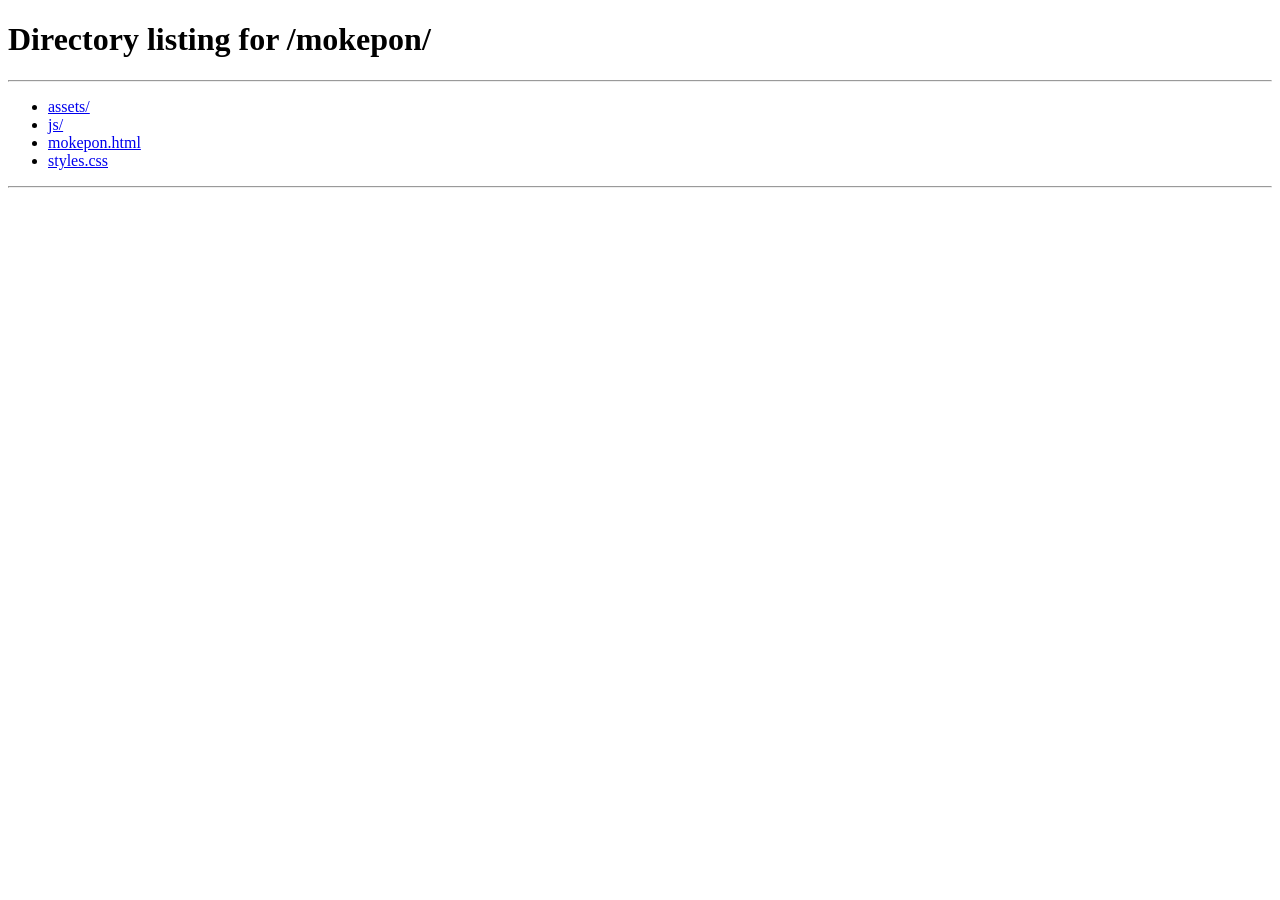
<file: index.html>
<!DOCTYPE html>
<html lang="es">
  <head>
    <meta charset="UTF-8">
    <meta name="viewport" content="width=device-width, initial-scale=1">
    <meta http-equiv="refresh" content="0; url=./mokepon/">
    <title>Mokepon</title>
    <style>
      body {
        display: grid;
        place-items: center;
        min-height: 100vh;
        margin: 0;
        color: #f4f7ff;
        background: #041562;
        font-family: system-ui, sans-serif;
      }

      a {
        color: #9fc0ff;
      }
    </style>
  </head>
  <body>
    <p>Redirigiendo a <a href="./mokepon/">Mokepon</a>...</p>
  </body>
</html>
</file>
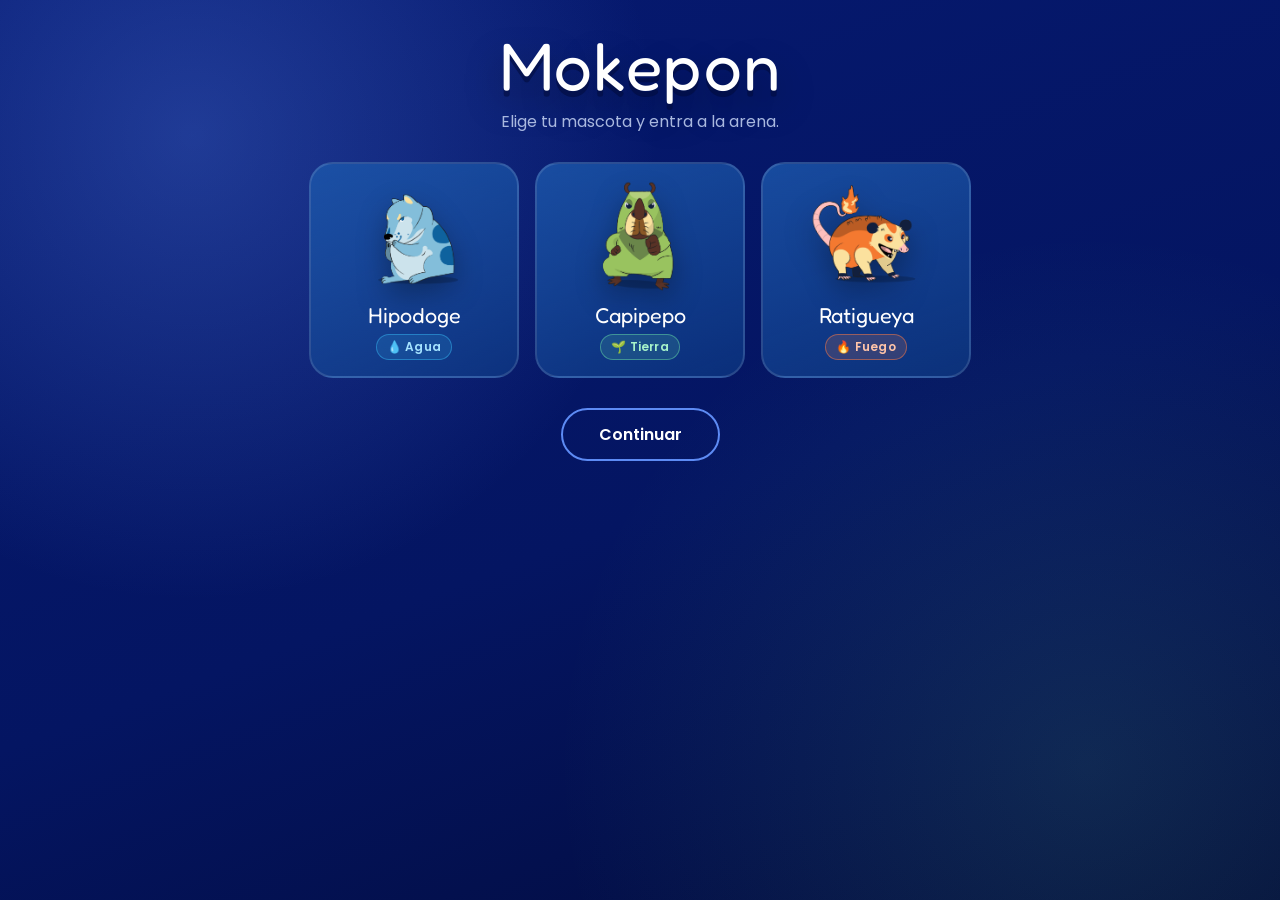
<file: mokepon/mokepon.html>
<!DOCTYPE html>
<html lang="es">
  <head>
    <meta charset="UTF-8">
    <meta name="viewport" content="width=device-width, initial-scale=1">
    <title>Mokepon | Combate de mascotas</title>
    <link rel="stylesheet" href="./styles.css">
  </head>

  <body>
    <main class="juego">
      <!-- Pantalla de selección de mascota -->
      <section id="seleccionar-mascota" class="pantalla" aria-labelledby="titulo-seleccion">
        <h1 id="titulo-seleccion" class="titulo">Mokepon</h1>
        <p class="subtitulo">Elige tu mascota y entra a la arena.</p>

        <div class="tarjetas" role="radiogroup" aria-label="Selecciona tu mascota">
          <input type="radio" name="mascota" id="Hipodoge" value="Hipodoge">
          <label class="tarjeta-de-mokepon" for="Hipodoge">
            <img src="./assets/mokepons_mokepon_hipodoge_attack.png" alt="Hipodoge, mascota de tipo agua">
            <div class="tarjeta-info">
              <p class="tarjeta-nombre">Hipodoge</p>
              <span class="tipo tipo-agua">💧 Agua</span>
            </div>
          </label>

          <input type="radio" name="mascota" id="Capipepo" value="Capipepo">
          <label class="tarjeta-de-mokepon" for="Capipepo">
            <img src="./assets/mokepons_mokepon_capipepo_attack.png" alt="Capipepo, mascota de tipo tierra">
            <div class="tarjeta-info">
              <p class="tarjeta-nombre">Capipepo</p>
              <span class="tipo tipo-tierra">🌱 Tierra</span>
            </div>
          </label>

          <input type="radio" name="mascota" id="Ratigueya" value="Ratigueya">
          <label class="tarjeta-de-mokepon" for="Ratigueya">
            <img src="./assets/mokepons_mokepon_ratigueya_attack.png" alt="Ratigueya, mascota de tipo fuego">
            <div class="tarjeta-info">
              <p class="tarjeta-nombre">Ratigueya</p>
              <span class="tipo tipo-fuego">🔥 Fuego</span>
            </div>
          </label>
        </div>

        <p id="error-seleccion" class="mensaje-error" role="alert" hidden>
          Elige una mascota para continuar.
        </p>

        <button id="boton-mascota" class="boton-principal" type="button">Continuar</button>
      </section>

      <!-- Pantalla de combate -->
      <section id="seleccionar-ataque" class="pantalla" aria-labelledby="titulo-combate">
        <h1 id="titulo-combate" class="titulo">Mokepon</h1>

        <div class="arena">
          <article id="combatiente-jugador" class="combatiente">
            <div class="combatiente-cabecera">
              <p id="mascota-jugador" class="combatiente-nombre">Tu mascota</p>
              <span id="elemento-jugador" class="tipo">—</span>
            </div>
            <img id="imagen-jugador" class="sprite" alt="">
            <div
              class="barra-vida"
              role="progressbar"
              aria-label="Vida de tu mascota"
              aria-valuemin="0"
              aria-valuemax="3"
              aria-valuenow="3"
            >
              <div id="barra-vida-jugador" class="barra-vida-relleno"></div>
            </div>
            <p class="vida-texto">
              <span id="vidas-jugador">3</span> /
              <span id="vida-maxima-jugador">3</span> PS
            </p>
          </article>

          <div class="versus" aria-hidden="true">VS</div>

          <article id="combatiente-enemigo" class="combatiente enemigo">
            <div class="combatiente-cabecera">
              <p id="mascota-enemigo" class="combatiente-nombre">Rival</p>
              <span id="elemento-enemigo" class="tipo">—</span>
            </div>
            <img id="imagen-enemigo" class="sprite" alt="">
            <div
              class="barra-vida"
              role="progressbar"
              aria-label="Vida de la mascota rival"
              aria-valuemin="0"
              aria-valuemax="3"
              aria-valuenow="3"
            >
              <div id="barra-vida-enemigo" class="barra-vida-relleno"></div>
            </div>
            <p class="vida-texto">
              <span id="vidas-enemigo">3</span> /
              <span id="vida-maxima-enemigo">3</span> PS
            </p>
          </article>
        </div>

        <div class="panel-ataque">
          <h2 class="subtitulo">Elige tu ataque</h2>
          <p class="ayuda">
            Cada ataque se puede usar una sola vez. Ventajas:
            🔥 Fuego vence a 🌱 Tierra · 💧 Agua vence a 🔥 Fuego · 🌱 Tierra vence a 💧 Agua.
          </p>
          <div id="botones-ataque" class="tarjetas-ataques"></div>
        </div>

        <div id="Mensajes" class="mensajes">
          <p id="resultado" class="mensaje-resultado" role="status" aria-live="polite">
            Mucha suerte...
          </p>

          <div
            id="registro-combate"
            class="registro-combate"
            aria-label="Historial del combate"
          ></div>

          <section id="Reiniciar" class="reiniciar">
            <button id="boton-reiniciar" class="boton-principal" type="button">
              Jugar de nuevo
            </button>
          </section>
        </div>
      </section>
    </main>

    <script src="./js/mokepon.js"></script>
  </body>
</html>
</file>
<file: mokepon/styles.css>
@import url('https://fonts.googleapis.com/css2?family=Fredoka+One&family=Poppins:wght@400;600;700&display=swap');

:root {
  --fondo: #041562;
  --panel: rgba(17, 70, 143, 0.55);
  --azul: #5d8bf4;
  --texto: #f4f7ff;
  --texto-suave: #a9b8df;
  --agua: #38bdf8;
  --fuego: #ff7a45;
  --tierra: #6ee7a8;
  --exito: #6ee7a8;
  --peligro: #ff6b81;
  --empate: #ffd166;
}

* {
  box-sizing: border-box;
}

body {
  min-height: 100vh;
  margin: 0;
  color: var(--texto);
  font-family: 'Poppins', sans-serif;
  background:
    radial-gradient(circle at 15% 15%, rgba(93, 139, 244, 0.3), transparent 35%),
    radial-gradient(circle at 85% 85%, rgba(110, 231, 168, 0.12), transparent 40%),
    linear-gradient(160deg, #061a72 0%, var(--fondo) 55%, #020b3a 100%);
}

[hidden] {
  display: none !important;
}

.juego {
  width: min(100% - 32px, 960px);
  margin: 0 auto;
  padding: 32px 0 64px;
}

.pantalla {
  display: flex;
  flex-direction: column;
  align-items: center;
}

#seleccionar-ataque {
  display: none;
}

.titulo {
  margin: 0;
  color: #ffffff;
  font-family: 'Fredoka One', cursive;
  font-size: clamp(2.6rem, 8vw, 4.2rem);
  font-weight: 400;
  letter-spacing: 0.02em;
  line-height: 1;
  text-shadow: 0 6px 0 rgba(2, 11, 58, 0.55), 0 16px 36px rgba(0, 0, 0, 0.35);
}

.subtitulo {
  margin: 10px 0 0;
  color: var(--texto-suave);
  font-size: 1rem;
  font-weight: 400;
  text-align: center;
}

/* Selección de mascota */
.tarjetas {
  display: flex;
  flex-wrap: wrap;
  justify-content: center;
  gap: 16px;
  margin: 28px 0 4px;
}

.tarjetas input {
  position: absolute;
  width: 1px;
  height: 1px;
  opacity: 0;
}

.tarjeta-de-mokepon {
  position: relative;
  display: flex;
  flex-direction: column;
  align-items: center;
  justify-content: center;
  gap: 10px;
  width: 210px;
  min-height: 200px;
  padding: 16px;
  background: linear-gradient(160deg, rgba(28, 87, 171, 0.82), rgba(17, 70, 143, 0.52));
  border: 2px solid rgba(255, 255, 255, 0.12);
  border-radius: 24px;
  cursor: pointer;
  transition: transform 0.2s ease, border-color 0.2s ease, background 0.2s ease,
    box-shadow 0.2s ease;
}

.tarjeta-de-mokepon:hover {
  transform: translateY(-5px);
  border-color: rgba(93, 139, 244, 0.65);
  box-shadow: 0 18px 32px rgba(0, 0, 0, 0.24);
}

.tarjetas input:checked + .tarjeta-de-mokepon {
  transform: translateY(-5px);
  background: linear-gradient(160deg, #2665c9, #11468f);
  border-color: var(--azul);
  box-shadow: 0 0 0 4px rgba(93, 139, 244, 0.2), 0 18px 36px rgba(0, 0, 0, 0.3);
}

.tarjetas input:focus-visible + .tarjeta-de-mokepon {
  outline: 3px solid #ffffff;
  outline-offset: 3px;
}

.tarjeta-de-mokepon img {
  width: 112px;
  height: 112px;
  object-fit: contain;
  filter: drop-shadow(0 12px 14px rgba(0, 0, 0, 0.3));
}

.tarjeta-info {
  display: flex;
  flex-direction: column;
  align-items: center;
  gap: 6px;
}

.tarjeta-nombre {
  margin: 0;
  color: #ffffff;
  font-family: 'Fredoka One', cursive;
  font-size: 1.35rem;
  font-weight: 400;
}

.tipo {
  display: inline-block;
  padding: 3px 10px;
  border: 1px solid transparent;
  border-radius: 999px;
  font-size: 0.75rem;
  font-weight: 600;
  letter-spacing: 0.02em;
  white-space: nowrap;
}

.tipo-agua {
  color: #a5e3ff;
  background: rgba(56, 189, 248, 0.14);
  border-color: rgba(56, 189, 248, 0.45);
}

.tipo-fuego {
  color: #ffc4a8;
  background: rgba(255, 122, 69, 0.16);
  border-color: rgba(255, 122, 69, 0.5);
}

.tipo-tierra {
  color: #a7f3c9;
  background: rgba(110, 231, 168, 0.14);
  border-color: rgba(110, 231, 168, 0.45);
}

.mensaje-error {
  margin: 18px 0 0;
  padding: 9px 16px;
  color: #ffc2cb;
  background: rgba(255, 107, 129, 0.12);
  border: 1px solid rgba(255, 107, 129, 0.4);
  border-radius: 12px;
  font-size: 0.9rem;
}

.boton-principal {
  margin-top: 26px;
  padding: 12px 36px;
  color: #ffffff;
  background: transparent;
  border: 2px solid var(--azul);
  border-radius: 999px;
  font-family: inherit;
  font-size: 1rem;
  font-weight: 600;
  cursor: pointer;
  transition: background 0.2s ease, transform 0.2s ease, box-shadow 0.2s ease;
}

.boton-principal:hover {
  background: var(--azul);
  transform: translateY(-2px);
  box-shadow: 0 12px 26px rgba(93, 139, 244, 0.36);
}

.boton-principal:focus-visible {
  outline: 3px solid #ffffff;
  outline-offset: 3px;
}

/* Arena y combatientes */
.arena {
  display: grid;
  grid-template-columns: 1fr auto 1fr;
  align-items: center;
  gap: clamp(12px, 3vw, 30px);
  width: 100%;
  margin-top: 22px;
  padding: 24px;
  background: linear-gradient(135deg, rgba(17, 70, 143, 0.75), rgba(4, 21, 98, 0.35));
  border: 1px solid rgba(255, 255, 255, 0.12);
  border-radius: 28px;
  box-shadow: 0 22px 60px rgba(0, 0, 0, 0.3);
}

.combatiente {
  display: flex;
  flex-direction: column;
  align-items: center;
  gap: 10px;
  min-width: 0;
}

.combatiente-cabecera {
  display: flex;
  flex-direction: column;
  align-items: center;
  gap: 6px;
}

.combatiente-nombre {
  margin: 0;
  color: #ffffff;
  font-family: 'Fredoka One', cursive;
  font-size: clamp(1.2rem, 3vw, 1.6rem);
  font-weight: 400;
}

.sprite {
  width: clamp(104px, 20vw, 162px);
  height: clamp(104px, 20vw, 162px);
  object-fit: contain;
  filter: drop-shadow(0 18px 20px rgba(0, 0, 0, 0.35));
  transition: opacity 0.3s ease, filter 0.3s ease, transform 0.3s ease;
}

.sprite.mirror {
  scale: -1 1;
}

.barra-vida {
  width: min(100%, 190px);
  height: 12px;
  overflow: hidden;
  background: rgba(0, 0, 0, 0.35);
  border: 1px solid rgba(255, 255, 255, 0.18);
  border-radius: 999px;
}

.barra-vida-relleno {
  width: 100%;
  height: 100%;
  background: linear-gradient(90deg, var(--exito), var(--agua));
  border-radius: inherit;
  transition: width 0.45s ease, background 0.3s ease;
}

.combatiente.enemigo .barra-vida-relleno {
  background: linear-gradient(90deg, var(--fuego), var(--peligro));
}

.barra-vida-relleno.baja {
  background: linear-gradient(90deg, var(--peligro), var(--fuego));
}

.vida-texto {
  margin: 0;
  color: var(--texto-suave);
  font-size: 0.9rem;
}

.vida-texto span[id^="vidas-"] {
  color: #ffffff;
  font-weight: 700;
}

.versus {
  color: rgba(255, 255, 255, 0.45);
  font-family: 'Fredoka One', cursive;
  font-size: clamp(1.4rem, 4vw, 2.2rem);
  letter-spacing: 0.08em;
}

.combatiente.debilitado .sprite {
  opacity: 0.35;
  filter: grayscale(1) drop-shadow(0 10px 12px rgba(0, 0, 0, 0.25));
}

@keyframes sacudida {
  0%, 100% { transform: translateX(0); }
  20% { transform: translateX(-8px) rotate(-2deg); }
  40% { transform: translateX(8px) rotate(2deg); }
  60% { transform: translateX(-6px); }
  80% { transform: translateX(6px); }
}

.combatiente.recibiendo-danio .sprite {
  animation: sacudida 0.38s ease;
  filter: drop-shadow(0 0 14px rgba(255, 107, 129, 0.85));
}

/* Panel de ataques */
.panel-ataque {
  display: flex;
  flex-direction: column;
  align-items: center;
  width: 100%;
  margin-top: 24px;
}

.ayuda {
  max-width: 560px;
  margin: 6px 0 0;
  color: var(--texto-suave);
  font-size: 0.84rem;
  line-height: 1.5;
  text-align: center;
}

.tarjetas-ataques {
  display: flex;
  flex-wrap: wrap;
  justify-content: center;
  gap: 10px;
  margin-top: 18px;
}

.boton-de-ataque {
  display: flex;
  flex-direction: column;
  align-items: center;
  gap: 2px;
  min-width: 118px;
  padding: 12px 18px;
  color: #ffffff;
  background: rgba(255, 255, 255, 0.06);
  border: 1px solid rgba(255, 255, 255, 0.2);
  border-radius: 18px;
  font-family: inherit;
  cursor: pointer;
  transition: transform 0.18s ease, box-shadow 0.18s ease, opacity 0.18s ease;
}

.boton-de-ataque.tipo-agua {
  background: rgba(56, 189, 248, 0.16);
  border-color: rgba(56, 189, 248, 0.5);
}

.boton-de-ataque.tipo-fuego {
  background: rgba(255, 122, 69, 0.16);
  border-color: rgba(255, 122, 69, 0.5);
}

.boton-de-ataque.tipo-tierra {
  background: rgba(110, 231, 168, 0.14);
  border-color: rgba(110, 231, 168, 0.5);
}

.boton-de-ataque:hover:not(:disabled) {
  transform: translateY(-4px);
  box-shadow: 0 12px 22px rgba(0, 0, 0, 0.26);
}

.boton-de-ataque:focus-visible {
  outline: 3px solid #ffffff;
  outline-offset: 2px;
}

.boton-de-ataque:disabled {
  opacity: 0.3;
  cursor: not-allowed;
  filter: grayscale(0.5);
}

.ataque-emoji {
  font-size: 1.5rem;
  line-height: 1.2;
}

.ataque-nombre {
  font-size: 0.94rem;
  font-weight: 600;
}

.ataque-tipo {
  color: var(--texto-suave);
  font-size: 0.7rem;
}

/* Mensajes e historial */
.mensajes {
  display: flex;
  flex-direction: column;
  align-items: center;
  gap: 12px;
  width: 100%;
  margin-top: 26px;
  padding: 18px;
  background: rgba(255, 255, 255, 0.06);
  border: 1px solid rgba(255, 255, 255, 0.12);
  border-radius: 24px;
}

.mensaje-resultado {
  min-height: 1.5em;
  margin: 0;
  font-size: 1.02rem;
  font-weight: 600;
  text-align: center;
}

#resultado.jugador {
  color: var(--exito);
}

#resultado.enemigo {
  color: var(--peligro);
}

#resultado.empate {
  color: var(--empate);
}

#resultado.resultado-final {
  font-family: 'Fredoka One', cursive;
  font-size: clamp(1.15rem, 3vw, 1.45rem);
  font-weight: 400;
}

.registro-combate {
  display: flex;
  flex-direction: column;
  gap: 6px;
  width: 100%;
  max-height: 170px;
  padding-right: 4px;
  overflow-y: auto;
}

.registro-linea {
  margin: 0;
  padding: 8px 12px;
  color: var(--texto-suave);
  background: rgba(0, 0, 0, 0.18);
  border-left: 3px solid rgba(255, 255, 255, 0.2);
  border-radius: 8px;
  font-size: 0.84rem;
  line-height: 1.45;
}

.registro-linea.jugador {
  border-left-color: var(--exito);
}

.registro-linea.enemigo {
  border-left-color: var(--peligro);
}

.registro-linea.empate {
  border-left-color: var(--empate);
}

.reiniciar {
  display: none;
  justify-content: center;
}

#boton-reiniciar {
  margin-top: 4px;
}

/* Ajustes para pantallas pequeñas */
@media (max-width: 700px) {
  .juego {
    padding-top: 22px;
  }

  .tarjeta-de-mokepon {
    flex-direction: row;
    justify-content: flex-start;
    width: min(100%, 300px);
    min-height: 0;
    padding: 12px 18px;
  }

  .tarjeta-de-mokepon img {
    width: 82px;
    height: 82px;
  }

  .tarjeta-info {
    align-items: flex-start;
  }

  .arena {
    grid-template-columns: 1fr;
    gap: 8px;
    padding: 18px;
  }

  .versus {
    font-size: 1.1rem;
  }

  .sprite {
    width: 112px;
    height: 112px;
  }

  .boton-de-ataque {
    flex: 1 1 120px;
    min-width: 0;
  }
}

@media (prefers-reduced-motion: reduce) {
  *,
  *::before,
  *::after {
    scroll-behavior: auto !important;
    animation-duration: 0.01ms !important;
    animation-iteration-count: 1 !important;
    transition-duration: 0.01ms !important;
  }
}
</file>
